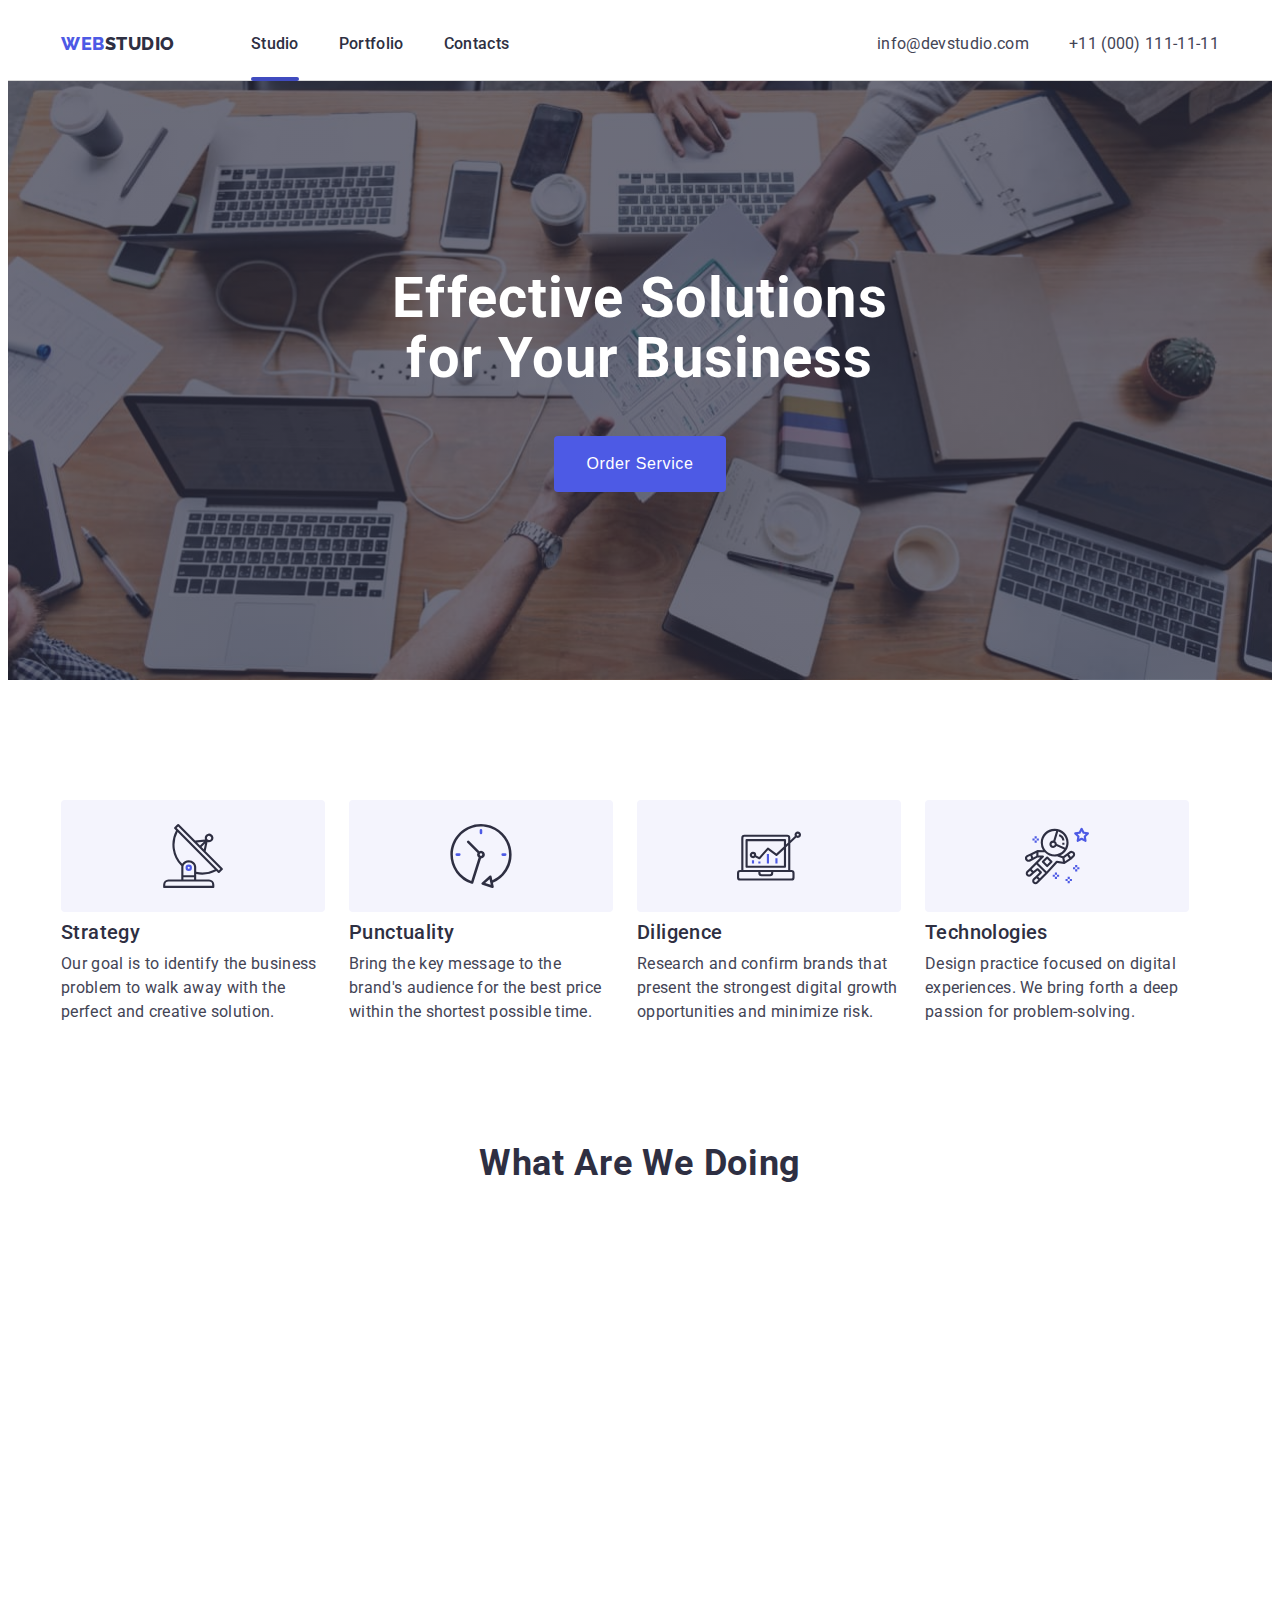
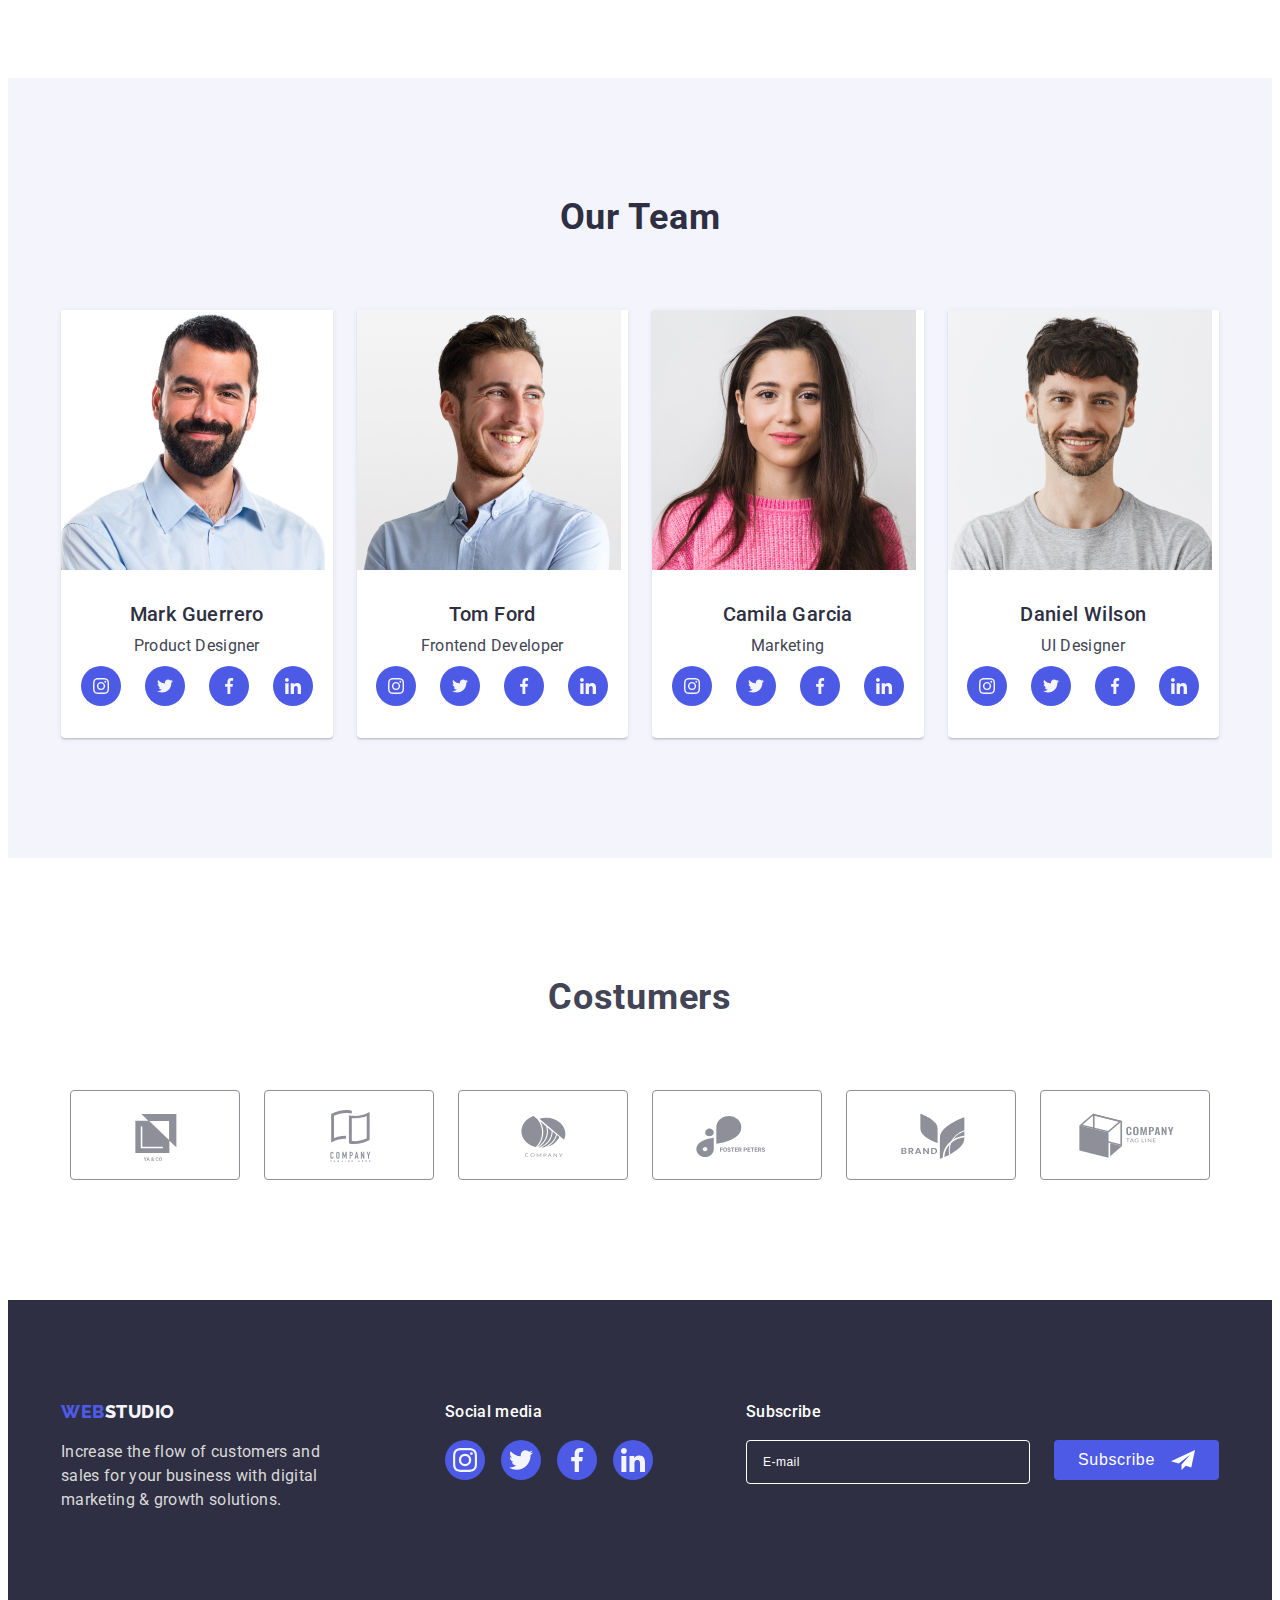
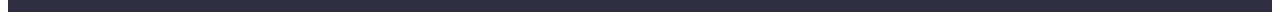
<file: index.html>
<!DOCTYPE html>
<html lang="en">
  <head>
    <meta charset="UTF-8" />
    <meta http-equiv="X-UA-Compatible" content="IE=edge" />
    <meta name="viewport" content="width=500px, initial-scale=1.0" />
    <title>WebStudio's website</title>
    <link rel="preconnect" href="https://fonts.googleapis.com" />
    <link rel="preconnect" href="https://fonts.gstatic.com" crossorigin />
    <link
      href="https://fonts.googleapis.com/css2?family=Raleway:wght@800&family=Roboto:wght@400;500;700;900&display=swap"
      rel="stylesheet"
    />
    <link
      rel="stylesheet"
      href="https://cdnjs.cloudflare.com/ajax/libs/modern-normalize/1.1.0/modern-normalize.min.css"
      integrity="sha512-wpPYUAdjBVSE4KJnH1VR1HeZfpl1ub8YT/NKx4PuQ5NmX2tKuGu6U/JRp5y+Y8XG2tV+wKQpNHVUX03MfMFn9Q=="
      crossorigin="anonymous"
      referrerpolicy="no-referrer"
    />
    <link
      rel="stylesheet"
      href="https://cdnjs.cloudflare.com/ajax/libs/animate.css/4.1.1/animate.min.css"
    />
    <link href="https://unpkg.com/aos@2.3.1/dist/aos.css" rel="stylesheet" />

    <link rel="stylesheet" href="./css/styles.css" />
  </head>

  <body>
    <header class="header">
      <div class="container header-container">
        <!-- Navigation to other pages -->
        <nav class="nav">
          <a class="logo link" href="./index.html"
            >Web<span class="logo-part">Studio</span></a
          >
          <ul class="nav-list list">
            <li class="nav-list-item">
              <a class="nav-link link active" href="./index.html">Studio</a>
            </li>
            <li class="nav-list-item">
              <a class="nav-link link" href="./portfolio.html">Portfolio</a>
            </li>
            <li class="nav-list-item">
              <a class="nav-link link" href="">Contacts</a>
            </li>
          </ul>
        </nav>
        <!-- Contacts -->
        <address class="address">
          <ul class="address-list list">
            <li class="address-list-item">
              <a class="address-item link" href="mailto:info@devstudio.com"
                >info@devstudio.com</a
              >
            </li>
            <li class="address-list-item">
              <a class="address-item link" href="tel:+110001111111"
                >+11 (000) 111-11-11</a
              >
            </li>
          </ul>
        </address>
      </div>
    </header>

    <main>
      <!-- Slider -->
      <section class="slider">
        <div class="container">
          <h1 class="slider-title" data-aos="flip-down">
            Effective Solutions for Your Business
          </h1>
          <button class="slider-btn btn" data-modal-open type="button">
            Order Service
          </button>
        </div>
      </section>

      <!-- Our advantages -->
      <section class="advantage">
        <div class="container">
          <h2 class="visually-hidden">Our advantages</h2>
          <ul class="advantage-list list">
            <li class="advantage-item">
              <div class="advantage-icon">
                <svg class="advantage-item-icon">
                  <use href="./images/icons.svg#icon-antenna"></use>
                </svg>
              </div>
              <h3 class="advantage-item-title">Strategy</h3>
              <p class="advantage-text">
                Our goal is to identify the business problem to walk away with
                the perfect and creative solution.
              </p>
            </li>
            <li class="advantage-item">
              <div class="advantage-icon">
                <svg class="advantage-item-icon">
                  <use href="./images/icons.svg#icon-clock"></use>
                </svg>
              </div>
              <h3 class="advantage-item-title">Punctuality</h3>
              <p class="advantage-text">
                Bring the key message to the brand's audience for the best price
                within the shortest possible time.
              </p>
            </li>
            <li class="advantage-item">
              <div class="advantage-icon">
                <svg class="advantage-item-icon">
                  <use href="./images/icons.svg#icon-diagram"></use>
                </svg>
              </div>
              <h3 class="advantage-item-title">Diligence</h3>
              <p class="advantage-text">
                Research and confirm brands that present the strongest digital
                growth opportunities and minimize risk.
              </p>
            </li>
            <li class="advantage-item">
              <div class="advantage-icon">
                <svg class="advantage-item-icon">
                  <use href="./images/icons.svg#icon-astronaut"></use>
                </svg>
              </div>
              <h3 class="advantage-item-title">Technologies</h3>
              <p class="advantage-text">
                Design practice focused on digital experiences. We bring forth a
                deep passion for problem-solving.
              </p>
            </li>
          </ul>
        </div>
      </section>

      <!-- What are we doing -->
      <section class="doing">
        <div class="container">
          <h2 class="doing-title title">What are we doing</h2>
          <ul class="doing-list list">
            <li
              class="link doing-item"
              data-aos="flip-left"
              data-aos-easing="ease-out-cubic"
              data-aos-duration="2000"
            >
              <img src="./images/i-mac.jpg" alt="Imac" width="360" />
            </li>
            <li
              class="link doing-item"
              data-aos="flip-left"
              data-aos-easing="ease-out-cubic"
              data-aos-duration="2000"
            >
              <img src="./images/iphone.jpg" alt="iphone" width="360" />
            </li>
            <li
              class="link doing-item"
              data-aos="flip-left"
              data-aos-easing="ease-out-cubic"
              data-aos-duration="2000"
            >
              <img
                src="./images/iphone-and-laptop.jpg"
                alt="iphone-and-laptop"
                width="360"
              />
            </li>
          </ul>
        </div>
      </section>

      <!-- our team -->
      <section class="team">
        <div class="container">
          <h2 class="team-title title">Our Team</h2>
          <ul class="team-list list">
            <li class="team-item">
              <img
                src="./images/mark-guerrero.jpg"
                alt="guy with the beard"
                width="264"
              />
              <div class="team-item-description">
                <h3 class="team-item-title item-title">Mark Guerrero</h3>
                <p class="team-item-text text">Product Designer</p>
                <div class="social-icon">
                  <ul class="social-icon-list list">
                    <li>
                      <a class="social-icon-link link" href="">
                        <svg class="social-icon-item">
                          <use
                            href="./images/icons.svg#icon-sc-instagram"
                          ></use>
                        </svg>
                      </a>
                    </li>
                    <li>
                      <a href="" class="social-icon-link link"
                        ><svg class="social-icon-item">
                          <use href="./images/icons.svg#icon-sc-twitter"></use>
                        </svg>
                      </a>
                    </li>
                    <li>
                      <a href="" class="social-icon-link link"
                        ><svg class="social-icon-item">
                          <use href="./images/icons.svg#icon-sc-facebook"></use>
                        </svg>
                      </a>
                    </li>
                    <li>
                      <a href="" class="social-icon-link link"
                        ><svg class="social-icon-item">
                          <use href="./images/icons.svg#icon-sc-linkedin"></use>
                        </svg>
                      </a>
                    </li>
                  </ul>
                </div>
              </div>
            </li>
            <li class="team-item">
              <img src="./images/tom-ford.jpg" alt="Dude laughs" width="264" />
              <div class="team-item-description">
                <h3 class="team-item-title item-title">Tom Ford</h3>
                <p class="team-item-text text">Frontend Developer</p>
                <ul class="social-icon-list list">
                  <li>
                    <a class="social-icon-link link" href="">
                      <svg class="social-icon-item">
                        <use href="./images/icons.svg#icon-sc-instagram"></use>
                      </svg>
                    </a>
                  </li>
                  <li>
                    <a href="" class="social-icon-link link"
                      ><svg class="social-icon-item">
                        <use href="./images/icons.svg#icon-sc-twitter"></use>
                      </svg>
                    </a>
                  </li>
                  <li>
                    <a href="" class="social-icon-link link"
                      ><svg class="social-icon-item">
                        <use href="./images/icons.svg#icon-sc-facebook"></use>
                      </svg>
                    </a>
                  </li>
                  <li>
                    <a href="" class="social-icon-link link"
                      ><svg class="social-icon-item">
                        <use href="./images/icons.svg#icon-sc-linkedin"></use>
                      </svg>
                    </a>
                  </li>
                </ul>
              </div>
            </li>
            <li class="team-item">
              <img
                src="./images/camila-garcia.jpg"
                alt="The girl laughs"
                width="264"
              />
              <div class="team-item-description">
                <h3 class="team-item-title item-title">Camila Garcia</h3>
                <p class="team-item-text text">Marketing</p>
                <div class="social-icon">
                  <ul class="social-icon-list list">
                    <li>
                      <a class="social-icon-link link" href="">
                        <svg class="social-icon-item">
                          <use
                            href="./images/icons.svg#icon-sc-instagram"
                          ></use>
                        </svg>
                      </a>
                    </li>
                    <li>
                      <a href="" class="social-icon-link link"
                        ><svg class="social-icon-item">
                          <use href="./images/icons.svg#icon-sc-twitter"></use>
                        </svg>
                      </a>
                    </li>
                    <li>
                      <a href="" class="social-icon-link link"
                        ><svg class="social-icon-item">
                          <use href="./images/icons.svg#icon-sc-facebook"></use>
                        </svg>
                      </a>
                    </li>
                    <li>
                      <a href="" class="social-icon-link link"
                        ><svg class="social-icon-item">
                          <use href="./images/icons.svg#icon-sc-linkedin"></use>
                        </svg>
                      </a>
                    </li>
                  </ul>
                </div>
              </div>
            </li>
            <li class="team-item">
              <img
                src="./images/daniel-wilson.jpg"
                alt="The unshaven guy laughs"
                width="264"
              />
              <div class="team-item-description">
                <h3 class="team-item-title item-title">Daniel Wilson</h3>
                <p class="team-item-text text">UI Designer</p>
                <div class="social-icon">
                  <ul class="social-icon-list list">
                    <li>
                      <a class="social-icon-link link" href="">
                        <svg class="social-icon-item">
                          <use
                            href="./images/icons.svg#icon-sc-instagram"
                          ></use>
                        </svg>
                      </a>
                    </li>
                    <li>
                      <a href="" class="social-icon-link link"
                        ><svg class="social-icon-item">
                          <use href="./images/icons.svg#icon-sc-twitter"></use>
                        </svg>
                      </a>
                    </li>
                    <li>
                      <a href="" class="social-icon-link link"
                        ><svg class="social-icon-item">
                          <use href="./images/icons.svg#icon-sc-facebook"></use>
                        </svg>
                      </a>
                    </li>
                    <li>
                      <a href="" class="social-icon-link link"
                        ><svg class="social-icon-item">
                          <use href="./images/icons.svg#icon-sc-linkedin"></use>
                        </svg>
                      </a>
                    </li>
                  </ul>
                </div>
              </div>
            </li>
          </ul>
        </div>
      </section>
      <!-- Costumers -->
      <section class="costumers">
        <div class="container">
          <h2 class="costumers-title">Costumers</h2>
          <ul class="costumers-list list">
            <li class="costumer-item">
              <a href="" class="costumer-link link">
                <svg class="costumer-item-icon">
                  <use href="./images/icons.svg#icon-logo1"></use>
                </svg>
              </a>
            </li>
            <li class="costumer-item">
              <a href="" class="costumer-link link">
                <svg class="costumer-item-icon">
                  <use href="./images/icons.svg#icon-logo2"></use>
                </svg>
              </a>
            </li>
            <li class="costumer-item">
              <a href="" class="costumer-link link">
                <svg class="costumer-item-icon">
                  <use href="./images/icons.svg#icon-logo3"></use>
                </svg>
              </a>
            </li>
            <li class="costumer-item">
              <a href="" class="costumer-link link">
                <svg class="costumer-item-icon">
                  <use href="./images/icons.svg#icon-logo4"></use>
                </svg>
              </a>
            </li>
            <li class="costumer-item">
              <a href="" class="costumer-link link">
                <svg class="costumer-item-icon">
                  <use href="./images/icons.svg#icon-logo5"></use>
                </svg>
              </a>
            </li>
            <li class="costumer-item">
              <a href="" class="costumer-link link">
                <svg class="costumer-item-icon">
                  <use href="./images/icons.svg#icon-logo6"></use>
                </svg>
              </a>
            </li>
          </ul>
        </div>
      </section>
    </main>

    <!-- Modal window -->
    <div class="backdrop is-hidden" data-modal>
      <div class="modal">
        <button class="modal-close btn" type="button" data-modal-close>
          <svg class="modal-close-svg">
            <use href="./images/icons.svg#icon-vector"></use>
          </svg>
        </button>
        <p class="modal-title">Leave your contacts and we will call you back</p>
        <form class="modal-form">
          <div class="modal-label-wrap">
            <label for="name" class="modal-label">
              <span class="modal-label-name">Name</span></label
            >
            <div class="modal-input-wrap">
              <input
                id="name"
                type="text"
                class="modal-input"
                name="user-name"
                required
              />
              <svg class="modal-input-icon" width="18" height="18">
                <use href="./images/icons.svg#icon-person"></use>
              </svg>
            </div>
          </div>
          <div class="modal-label-wrap">
            <label for="phone" class="modal-label">
              <span class="modal-label-text">Phone</span></label
            >
            <div class="modal-input-wrap">
              <input
                id="phone"
                type="tel"
                class="modal-input"
                name="user-phone"
                required
              />
              <svg class="modal-input-icon" width="18" height="24">
                <use href="./images/icons.svg#icon-phone"></use>
              </svg>
            </div>
          </div>
          <div class="modal-label-wrap">
            <label for="email" class="modal-label">
              <span class="modal-label-text">Email</span></label
            >
            <div class="modal-input-wrap">
              <input
                id="email"
                type="email"
                class="modal-input"
                name="user-email"
              />
              <svg class="modal-input-icon" width="18" height="24">
                <use href="./images/icons.svg#icon-email"></use>
              </svg>
            </div>
          </div>
          <div class="modal-label-comment">
            <label for="comment" class="modal-label"
              ><span class="modal-label-text">Comment</span></label
            >
            <textarea
              id="comment"
              name="comment"
              placeholder="Text input"
              class="modal-comment"
            ></textarea>
          </div>
          <div class="modal-accept-field">
            <input
              id="checkbox"
              type="checkbox"
              name="acception"
              value="true"
              class="modal-checkbox visually-hidden"
              required
            />
            <label for="checkbox" class="modal-accept">
              <span class="modal-accept-text"
                >I accept the terms and conditions of the
              </span>
              <a href="" class="modal-accept-link">Privacy Policy</a>
            </label>
          </div>
          <button type="submit" class="btn modal-button">Send</button>
        </form>
      </div>
    </div>
    <!-- Footer -->
    <footer class="footer">
      <div class="container">
        <div class="footer-items">
          <div class="footer-left-column">
            <a class="logo link" href="./index.html"
              >Web<span class="logo-part">Studio</span></a
            >
            <p class="footer-text">
              Increase the flow of customers and sales for your business with
              digital marketing & growth solutions.
            </p>
          </div>
          <div class="footer-social">
            <p class="social-title">Social media</p>
            <ul class="footer-list list">
              <li class="footer-item">
                <a href="" class="footer-link link">
                  <svg class="footer-icon">
                    <use href="./images/icons.svg#icon-sc-instagram"></use>
                  </svg>
                </a>
              </li>
              <li class="footer-item">
                <a href="" class="footer-link link">
                  <svg class="footer-icon">
                    <use href="./images/icons.svg#icon-sc-twitter"></use>
                  </svg>
                </a>
              </li>
              <li class="footer-item">
                <a href="" class="footer-link link">
                  <svg class="footer-icon">
                    <use href="./images/icons.svg#icon-sc-facebook"></use>
                  </svg>
                </a>
              </li>
              <li class="footer-item">
                <a href="" class="footer-link link">
                  <svg class="footer-icon">
                    <use href="./images/icons.svg#icon-sc-linkedin"></use>
                  </svg>
                </a>
              </li>
            </ul>
          </div>
          <form class="footer-subscribe">
            <label for="email-subscr" class="footer-label-subscribe">
              Subscribe
            </label>
            <div class="footer-subscribe-wrap">
              <input
                id="email-subscr"
                type="email"
                name="email-subscribe"
                placeholder="E-mail"
                class="footer-subscribe-input"
                required
              />
              <button type="submit" class="btn footer-subscribe-btn">
                <span>Subscribe</span>
                <svg class="footer-icon-message">
                  <use href="./images/icons.svg#icon-message"></use>
                </svg>
              </button>
            </div>
          </form>
        </div>
      </div>
    </footer>
    <script src="https://unpkg.com/aos@2.3.1/dist/aos.js"></script>
    <script>
      AOS.init();
    </script>
    <script src="./js/modal.js"></script>
  </body>
</html>
</file>
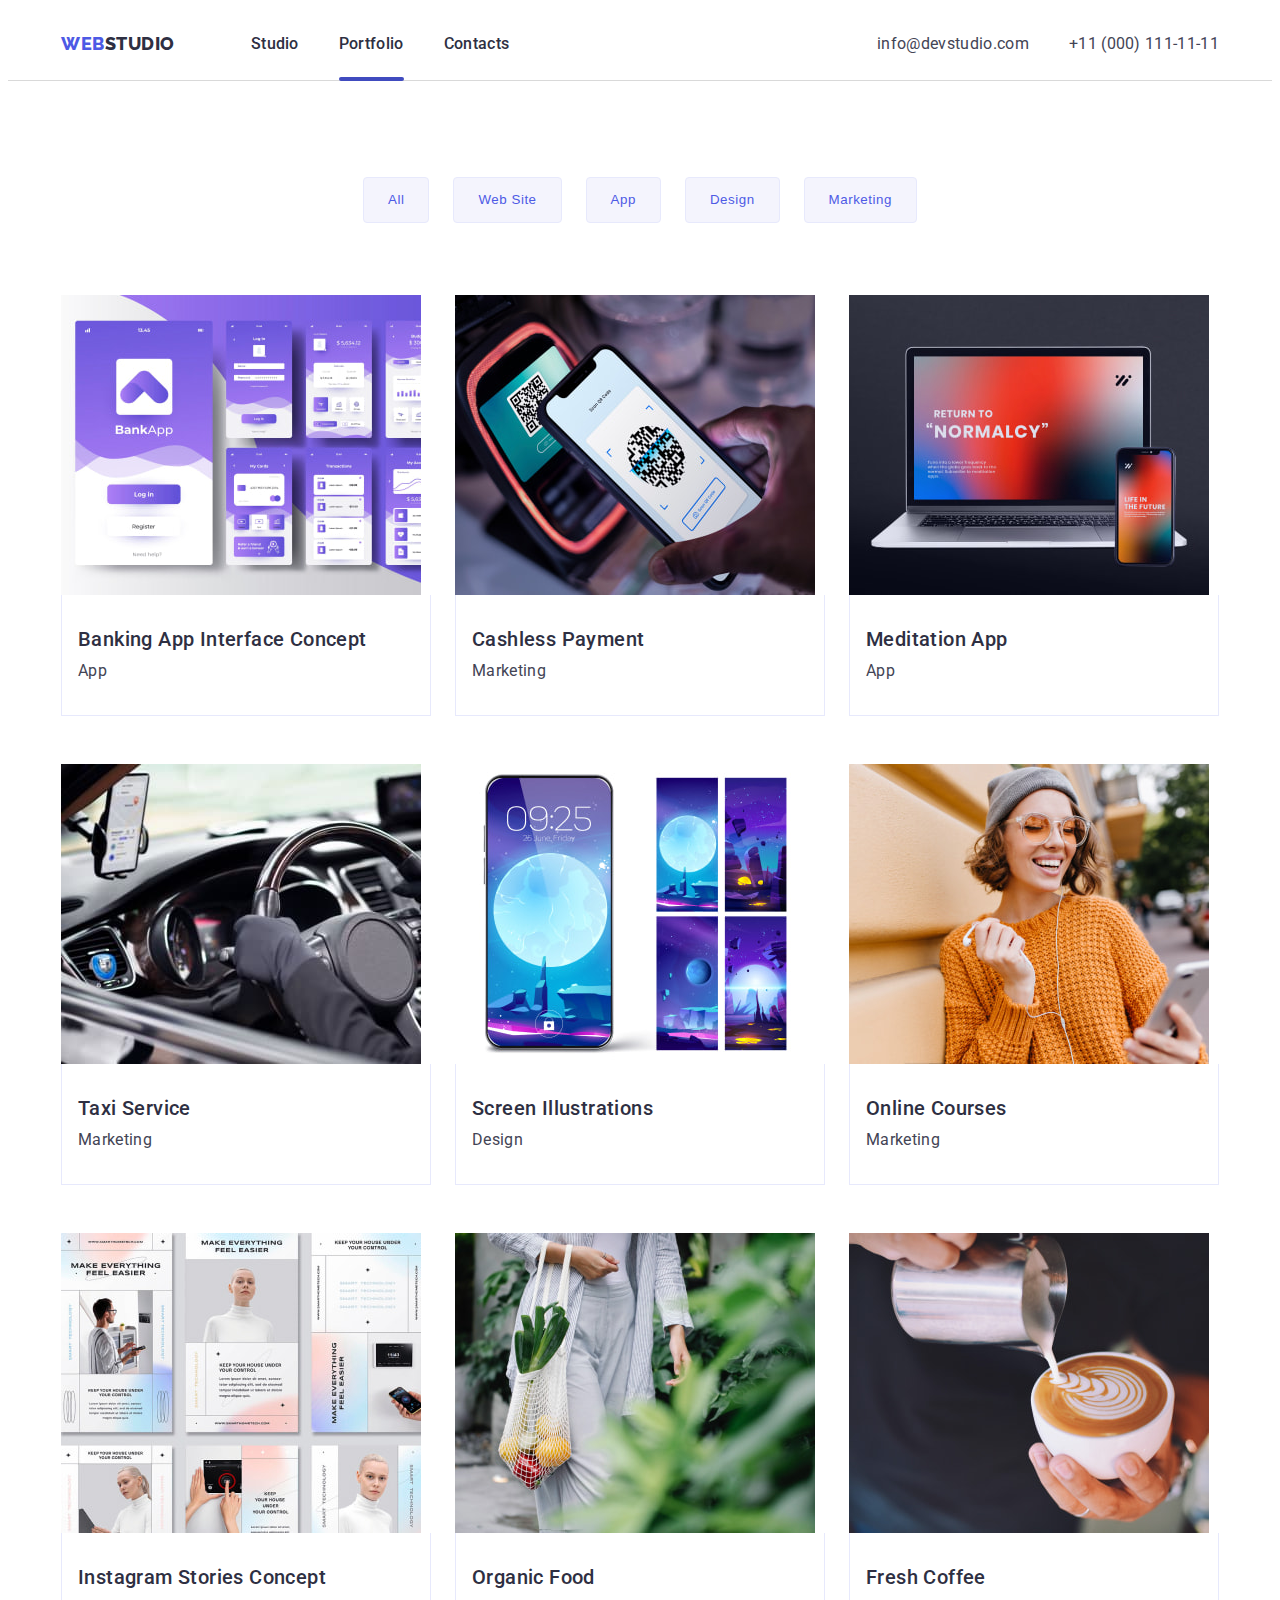
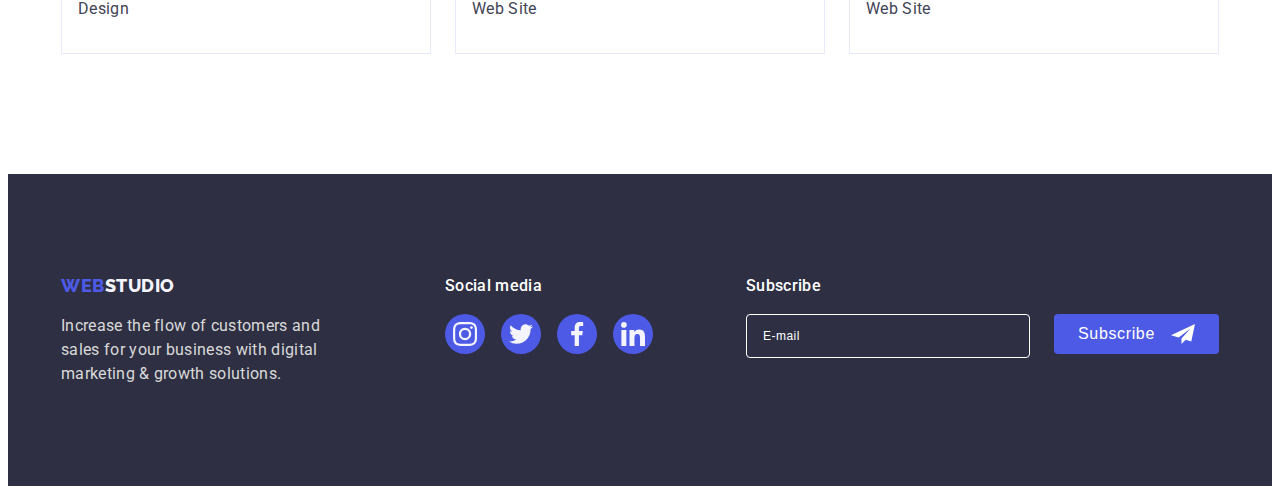
<file: portfolio.html>
<!DOCTYPE html>
<html lang="en">
  <head>
    <meta charset="UTF-8" />
    <meta http-equiv="X-UA-Compatible" content="IE=edge" />
    <meta name="viewport" content="width=500px, initial-scale=1.0" />
    <title>WebStudio's portfolio</title>
    <link rel="preconnect" href="https://fonts.googleapis.com" />
    <link rel="preconnect" href="https://fonts.gstatic.com" crossorigin />
    <link
      href="https://fonts.googleapis.com/css2?family=Raleway:wght@800&family=Roboto:wght@400;500;700;900&display=swap"
      rel="stylesheet"
    />
    <link
      rel="stylesheet"
      href="https://cdnjs.cloudflare.com/ajax/libs/modern-normalize/1.1.0/modern-normalize.min.css"
      integrity="sha512-wpPYUAdjBVSE4KJnH1VR1HeZfpl1ub8YT/NKx4PuQ5NmX2tKuGu6U/JRp5y+Y8XG2tV+wKQpNHVUX03MfMFn9Q=="
      crossorigin="anonymous"
      referrerpolicy="no-referrer"
    />
    <link rel="stylesheet" href="./css/styles.css" />
  </head>

  <body>
    <header class="header">
      <div class="container header-container">
        <!-- Navigation to other pages -->
        <nav class="nav">
          <a class="logo link" href="./index.html"
            >Web<span class="logo-part">Studio</span></a
          >
          <ul class="nav-list list">
            <li class="nav-list-item">
              <a class="nav-link link" href="./index.html">Studio</a>
            </li>
            <li class="nav-list-item">
              <a class="nav-link link active" href="./portfolio.html"
                >Portfolio</a
              >
            </li>
            <li class="nav-list-item">
              <a class="nav-link link" href="">Contacts</a>
            </li>
          </ul>
        </nav>
        <!-- Contacts -->
        <address class="address">
          <ul class="address-list list">
            <li class="address-list-item">
              <a class="address-item link" href="mailto:info@devstudio.com"
                >info@devstudio.com</a
              >
            </li>
            <li class="address-list-item">
              <a class="address-item link" href="tel:+110001111111"
                >+11 (000) 111-11-11</a
              >
            </li>
          </ul>
        </address>
      </div>
    </header>
    <main>
      <section class="portfolio">
        <div class="container">
          <h1 class="visually-hidden">Our portfolio</h1>
          <ul class="portfolio-nav list">
            <li class="portfolio-nav-item">
              <button class="portfolio-nav-btn btn" type="button">All</button>
            </li>
            <li class="portfolio-nav-item">
              <button class="portfolio-nav-btn btn" type="button">
                Web Site
              </button>
            </li>
            <li class="portfolio-nav-item">
              <button class="portfolio-nav-btn btn" type="button">App</button>
            </li>
            <li class="portfolio-nav-item">
              <button class="portfolio-nav-btn btn" type="button">
                Design
              </button>
            </li>
            <li class="portfolio-nav-item">
              <button class="portfolio-nav-btn btn" type="button">
                Marketing
              </button>
            </li>
          </ul>
          <ul class="portfolio-list list">
            <li class="portfolio-item">
              <a class="portfolio-item-link link" href="">
                <div class="portfolio-wrap">
                  <img
                    src="./images/portfolio/portfolio-bank-app.jpg"
                    alt="Schema of application for banking"
                    width="360"
                    height="300"
                  />
                  <p class="portfolio-text-appear">
                    14 Stylish and User-Friendly App Design Concepts · Task
                    Manager App · Calorie Tracker App · Exotic Fruit Ecommerce
                    App · Cloud Storage App
                  </p>
                </div>
                <div class="portfolio-description">
                  <h2 class="portfolio-item-title item-title">
                    Banking App Interface Concept
                  </h2>
                  <p class="portfolio-item-text text">App</p>
                </div>
              </a>
            </li>
            <li class="portfolio-item">
              <a class="portfolio-item-link link" href="">
                <div class="portfolio-wrap">
                  <img
                    src="./images/portfolio/portfolio-cashless-payment.jpg"
                    alt="using of QR-code reading"
                    width="360"
                    height="300"
                  />
                  <p class="portfolio-text-appear">
                    14 Stylish and User-Friendly App Design Concepts · Task
                    Manager App · Calorie Tracker App · Exotic Fruit Ecommerce
                    App · Cloud Storage App
                  </p>
                </div>
                <div class="portfolio-description">
                  <h2 class="portfolio-item-title item-title">
                    Cashless Payment
                  </h2>
                  <p class="portfolio-item-text text">Marketing</p>
                </div>
              </a>
            </li>
            <li class="portfolio-item">
              <a class="portfolio-item-link link" href="">
                <div class="portfolio-wrap">
                  <img
                    src="./images/portfolio/portfolio-meditation-app.jpg"
                    alt="laptop and phone"
                    width="360"
                    height="300"
                  />
                  <p class="portfolio-text-appear">
                    14 Stylish and User-Friendly App Design Concepts · Task
                    Manager App · Calorie Tracker App · Exotic Fruit Ecommerce
                    App · Cloud Storage App
                  </p>
                </div>
                <div class="portfolio-description">
                  <h2 class="portfolio-item-title item-title">
                    Meditation App
                  </h2>
                  <p class="portfolio-item-text text">App</p>
                </div>
              </a>
            </li>
            <li class="portfolio-item">
              <a class="portfolio-item-link link" href="">
                <div class="portfolio-wrap">
                  <img
                    src="./images/portfolio/portfolio-taxi-marketing.jpg"
                    alt="driving wheel"
                    width="360"
                    height="300"
                  />
                  <p class="portfolio-text-appear">
                    14 Stylish and User-Friendly App Design Concepts · Task
                    Manager App · Calorie Tracker App · Exotic Fruit Ecommerce
                    App · Cloud Storage App
                  </p>
                </div>
                <div class="portfolio-description">
                  <h2 class="portfolio-item-title item-title">Taxi Service</h2>
                  <p class="portfolio-item-text text">Marketing</p>
                </div>
              </a>
            </li>
            <li class="portfolio-item">
              <a class="portfolio-item-link link" href="">
                <div class="portfolio-wrap">
                  <img
                    src="./images/portfolio/portfolio-street-design.jpg"
                    alt="phone and desktop variations"
                    width="360"
                    height="300"
                  />
                  <p class="portfolio-text-appear">
                    14 Stylish and User-Friendly App Design Concepts · Task
                    Manager App · Calorie Tracker App · Exotic Fruit Ecommerce
                    App · Cloud Storage App
                  </p>
                </div>
                <div class="portfolio-description">
                  <h2 class="portfolio-item-title item-title">
                    Screen Illustrations
                  </h2>
                  <p class="portfolio-item-text text">Design</p>
                </div>
              </a>
            </li>
            <li class="portfolio-item">
              <a class="portfolio-item-link link" href="">
                <div class="portfolio-wrap">
                  <img
                    src="./images/portfolio/portfolio-courses-marketing.jpg"
                    alt="young lady is listening to music"
                    width="360"
                    height="300"
                  />
                  <p class="portfolio-text-appear">
                    14 Stylish and User-Friendly App Design Concepts · Task
                    Manager App · Calorie Tracker App · Exotic Fruit Ecommerce
                    App · Cloud Storage App
                  </p>
                </div>
                <div class="portfolio-description">
                  <h2 class="portfolio-item-title item-title">
                    Online Courses
                  </h2>
                  <p class="portfolio-item-text text">Marketing</p>
                </div>
              </a>
            </li>
            <li class="portfolio-item">
              <a class="portfolio-item-link link" href="">
                <div class="portfolio-wrap">
                  <img
                    src="./images/portfolio/portfolio-instagram-design.jpg"
                    alt="internet pages variations"
                    width="360"
                    height="300"
                  />
                  <p class="portfolio-text-appear">
                    14 Stylish and User-Friendly App Design Concepts · Task
                    Manager App · Calorie Tracker App · Exotic Fruit Ecommerce
                    App · Cloud Storage App
                  </p>
                </div>
                <div class="portfolio-description">
                  <h2 class="portfolio-item-title item-title">
                    Instagram Stories Concept
                  </h2>
                  <p class="portfolio-item-text text">Design</p>
                </div>
              </a>
            </li>
            <li class="portfolio-item">
              <a class="portfolio-item-link link" href="">
                <div class="portfolio-wrap">
                  <img
                    src="./images/portfolio/portfolio-organic-website.jpg"
                    alt="women hold the bag with vegetables in hand"
                    width="360"
                    height="300"
                  />
                  <p class="portfolio-text-appear">
                    14 Stylish and User-Friendly App Design Concepts · Task
                    Manager App · Calorie Tracker App · Exotic Fruit Ecommerce
                    App · Cloud Storage App
                  </p>
                </div>
                <div class="portfolio-description">
                  <h2 class="portfolio-item-title item-title">Organic Food</h2>
                  <p class="portfolio-item-text text">Web Site</p>
                </div>
              </a>
            </li>
            <li class="portfolio-item">
              <a class="portfolio-item-link link" href="">
                <div class="portfolio-wrap">
                  <img
                    src="./images/portfolio/portfolio-coffee-website.jpg"
                    alt="process of making capuccino"
                    width="360"
                    height="300"
                  />
                  <p class="portfolio-text-appear">
                    14 Stylish and User-Friendly App Design Concepts · Task
                    Manager App · Calorie Tracker App · Exotic Fruit Ecommerce
                    App · Cloud Storage App
                  </p>
                </div>
                <div class="portfolio-description">
                  <h2 class="portfolio-item-title item-title">Fresh Coffee</h2>
                  <p class="portfolio-item-text text">Web Site</p>
                </div>
              </a>
            </li>
          </ul>
        </div>
      </section>
    </main>
    <footer class="footer">
      <div class="container">
        <div class="footer-items">
          <div class="footer-left-column">
            <a class="logo link" href="./index.html"
              >Web<span class="logo-part">Studio</span></a
            >
            <p class="footer-text">
              Increase the flow of customers and sales for your business with
              digital marketing & growth solutions.
            </p>
          </div>
          <div class="footer-social">
            <h2 class="social-title">Social media</h2>
            <ul class="footer-list list">
              <li class="footer-item">
                <a href="" class="footer-link link">
                  <svg class="footer-icon">
                    <use href="./images/icons.svg#icon-sc-instagram"></use>
                  </svg>
                </a>
              </li>
              <li class="footer-item">
                <a href="" class="footer-link link">
                  <svg class="footer-icon">
                    <use href="./images/icons.svg#icon-sc-twitter"></use>
                  </svg>
                </a>
              </li>
              <li class="footer-item">
                <a href="" class="footer-link link">
                  <svg class="footer-icon">
                    <use href="./images/icons.svg#icon-sc-facebook"></use>
                  </svg>
                </a>
              </li>
              <li class="footer-item">
                <a href="" class="footer-link link">
                  <svg class="footer-icon">
                    <use href="./images/icons.svg#icon-sc-linkedin"></use>
                  </svg>
                </a>
              </li>
            </ul>
          </div>
          <form class="footer-subscribe">
            <label for="email-subscr" class="footer-label-subscribe">
              Subscribe
            </label>
            <div class="footer-subscribe-wrap">
              <input
                id="email-subscr"
                type="email"
                name="email-subscribe"
                placeholder="E-mail"
                class="footer-subscribe-input"
                required
              />
              <button type="submit" class="btn footer-subscribe-btn">
                <span>Subscribe</span>
                <svg class="footer-icon-message">
                  <use href="./images/icons.svg#icon-message"></use>
                </svg>
              </button>
            </div>
          </form>
        </div>
      </div>
    </footer>
  </body>
</html>
</file>
<file: css/styles.css>
:root {
  --color-title: #2e2f42;
  --color-logo: #4d5ae5;
  --color-title-contrast: #ffffff;
  --color-active: #404bbf;
  --color-success: #404bbf;
  --color-text: #434455;
  --color-text-footer: #d9d9d9;
  --color-border-header: #d9d9d9;
  --color-text-btn: #4d5ae5;
  --color-logo-ft: #f4f4fd;
  --color-border: #E7E9FC;
  --color-icon: #8E8F99;
  --color-modal: #8E8F99;
  --bg-team: #f4f4fd;
  --bg-btn-hero: #4d5ae5;
  --bg-btn-pf: #f4f4fd;
  --bg-btn-active: #404bbf;
  --bg-footer: #2e2f42;
  --bg-title: linear-gradient(rgba(46, 47, 66, 0.7), rgba(46, 47, 66, 0.7));
  --gap-photo: 24px;
  --trans-function: cubic-bezier(0.4, 0, 0.2, 1);
  --animation-time: 250ms;
}

body {
  font-family: 'Roboto', sans-serif;
  font-size: 16px;
  font-style: normal;
  color: var(--color-text);
}

img {
  display: block;
  max-width: 100%;
  height: auto;
}

p,
h1,
h2,
h3,
h4,
h5,
h6 {
  margin: 0;
}

ul {
  padding-left: 0;
  margin: 0;
}

.link {
  text-decoration: none;
  color: var(--color-title);
}

.list {
  list-style: none;
}

.btn {
  cursor: pointer;
}

.title {
  font-size: 36px;
  line-height: 1.11;
  text-align: center;
  letter-spacing: 0.02em;
  text-transform: capitalize;
  color: var(--color-title);
}

.item-title {
  font-weight: 500;
  font-size: 20px;
  line-height: 1.2;
  letter-spacing: 0.02em;
  color: var(--color-title);
}

.text {
  font-size: 16px;
  line-height: 1.5;
  letter-spacing: 0.02em;
  color: var(--color-text);
}

.container {
  width: 1158px;
  padding-left: 15px;
  padding-right: 15px;
  margin: 0 auto;
}

/* ----------------HEADER------------------ */
.header {
  border-bottom: 1px solid var(--color-border-header);
}

.header-container {
  display: flex;
  justify-content: space-between;
  padding-top: 24px;
  padding-bottom: 24px;
}

.nav {
  display: flex;
  align-items: center;
}

.logo {
  font-family: 'Raleway', sans-serif;
  font-weight: 800;
  font-size: 18px;
  line-height: 1.33;
  letter-spacing: 0.03em;
  text-transform: uppercase;
  color: var(--color-logo);
  display: inline-block;
  position: relative;
  transition: transform var(--animation-time) var(--trans-function);
}

.logo-part {
  color: var(--color-title);
}

.logo:is(:hover, :focus, :active) {
  transform: scale(1.2);
  transform-origin: center;
}

.nav-list {
  font-weight: 500;
  line-height: 1.5;
  letter-spacing: 0.02em;
  display: flex;
  margin-left: 76px;
  gap: 40px;
}

.nav-list-item {
  position: relative;
  display: block;
}

.nav-link {
  transition-property: color, text-shadow;
  transition-duration: var(--animation-time);
  transition-timing-function: var(--trans-function);
}

.nav-link:is(:hover, :focus, :active) {
  color: var(--color-active);
  text-shadow: 0 0 2px var(--color-active);
}

.nav-link::after {
  content: '';
  width: 100%;
  height: 4px;
  display: block;
  position: absolute;
  top: 45px;
  background-color: var(--color-active);
  border-radius: 2px;
  transition-property: opacity, box-shadow;
  transition-duration: var(--animation-time);
  transition-timing-function: var(--trans-function);
  opacity: 0;
  pointer-events: none;
}

.nav-link:is(:hover, :focus, :active)::after {
  opacity: 1;
  box-shadow: 0 0 2px var(--color-active);
}

.active::before {
  content: '';
  width: 100%;
  height: 4px;
  display: block;
  position: absolute;
  top: 45px;
  background-color: var(--color-active);
  border-radius: 2px;
  pointer-events: none;
}

.address {
  font-style: normal;

}

.address-list {
  display: flex;
  margin-left: auto;
  gap: 40px;
}

.address-list-item>.link {
  line-height: 1.5;
  letter-spacing: 0.02em;
  color: var(--color-text);
}

.address-item {
  display: block;
  transition: transform var(--animation-time) var(--trans-function);
}

.address-item:hover,
.address-item:focus {
  color: var(--color-active);
  transform: scale(1.2);
}

/* ----------------SLIDER------------------ */
.slider {
  padding: 188px 0;
  margin-left: auto;
  margin-right: auto;
  max-width: 1440px;
  background-image: var(--bg-title), url(../images/bg-people-office.jpg);
  background-size: cover;
  background-position: center;
}

.slider-title {
  max-width: 496px;
  margin: 0 auto;
  font-size: 56px;
  line-height: 1.07;
  text-align: center;
  letter-spacing: 0.02em;
  color: var(--color-title-contrast);
}

.slider-btn {
  display: block;
  min-width: 169px;
  margin: 47px auto 0;
  padding: 16px 32px;
  font-weight: 500;
  font-size: 16px;
  line-height: 1.5;
  letter-spacing: 0.04em;
  background-color: var(--bg-btn-hero);
  color: var(--color-title-contrast);
  border-radius: 4px;
  border: none;
  transition-property: background-color, transform;
  transition-duration: var(--animation-time);
  transition-timing-function: var(--trans-function);
}

.slider-btn:is(:hover, :focus) {
  background-color: var(--bg-btn-active);
}

.slider-btn:active {
  transform: translateY(5px);
}

/* ----------------OUR ADVANTAGES------------------ */
.advantage {
  padding-top: 120px;
  padding-bottom: 120px;
}

.visually-hidden {
  position: absolute;
  width: 1px;
  height: 1px;
  margin: -1px;
  border: 0;
  padding: 0;
  white-space: nowrap;
  clip-path: inset(100%);
  clip: rect(0 0 0 0);
  overflow: hidden;
}

.advantage-icon {
  display: flex;
  width: 264px;
  height: 112px;
  margin-bottom: 8px;
  justify-content: center;
  align-items: center;
  background-color: var(--bg-team);
  border-radius: 4px;
}

.advantage-item-icon {
  width: 64px;
  height: 64px;
}

.advantage-list {
  display: flex;
  gap: var(--gap-photo);
}

.advantage-item {
  width: 264px;
}

.advantage-item-title {
  margin-bottom: 8px;
  font-weight: 500;
  font-size: 20px;
  line-height: 1.2;
  letter-spacing: 0.02em;
  color: var(--color-title);
}

.advantage-text {
  font-size: 16px;
  line-height: 1.5;
  letter-spacing: 0.02em;
  color: var(--color-text);
}

/* ----------------WE DOING------------------ */
.doing {
  padding-bottom: 120px;
}

.doing-title {
  margin-bottom: 72px;
}

.doing-list {
  display: flex;
  gap: var(--gap-photo);
}

.doing-item {
  border: 1px solid var(--color-border);
}

/* ----------------OUR TEAM------------------ */
.team {
  padding-top: 120px;
  padding-bottom: 120px;
  background-color: var(--bg-team);
}

.team-title {
  margin-bottom: 72px;
}

.team-list {
  display: flex;
  gap: var(--gap-photo);
}

.team-item {
  width: calc((100% - 3 * 24px) / 4);
  background-color: var(--color-title-contrast);
  box-shadow: 0px 1px 6px rgba(46, 47, 66, 0.08), 0px 1px 1px rgba(46, 47, 66, 0.16), 0px 2px 1px rgba(46, 47, 66, 0.08);
  border-radius: 0px 0px 4px 4px;
}

.team-item-description {
  padding: 32px 16px;
}

.team-item-title,
.team-item-text {
  margin-bottom: 8px;
  text-align: center;
}

.social-icon-list {
  display: flex;
  justify-content: center;
  gap: var(--gap-photo);
}

.social-icon-link {
  display: flex;
  width: 40px;
  height: 40px;
  justify-content: center;
  align-items: center;
  background-color: var(--bg-btn-hero);
  border-radius: 50%;
  transition-property: background-color, transform;
  transition-duration: var(--animation-time);
  transition-timing-function: var(--trans-function);
}

.social-icon-link:is(:hover, :focus, :active) {
  background-color: var(--color-active);
  transform: scale(1.05) rotate(360deg);
}

.social-icon-item {
  width: 16px;
  height: 16px;
}

/* ----------------Costumers--------------- */
.costumers {
  padding-top: 120px;
  padding-bottom: 120px;
}

.costumers-title {
  margin-bottom: 72px;
  font-size: 36px;
  line-height: 1.11;
  text-align: center;
  letter-spacing: 0.02em;
  text-transform: capitalize;
}

.costumers-list {
  display: flex;
  justify-content: center;
  align-items: center;
  gap: var(--gap-photo);
}

.costumer-link {
  display: flex;
  width: 168px;
  height: 88px;
  justify-content: center;
  align-items: center;
  border: 1px solid var(--color-icon);
  border-radius: 4px;
  color: var(--color-icon);
  transition-property: color, border, transform;
  transition-duration: var(--animation-time);
  transition-timing-function: var(--trans-function);
}

.costumer-link:is(:hover, :focus, :active) {
  color: var(--bg-btn-hero);
  border: 1px solid var(--bg-btn-hero);
  transform: scale(1.05);
}

.costumer-item-icon {
  width: 104px;
  height: 56px;
  fill: currentColor;
}

/* ----------------FOOTER------------------ */
.footer {
  padding-top: 100px;
  padding-bottom: 100px;
  background-color: var(--bg-footer);
}

.footer-items {
  display: flex;
}

.footer .logo-part {
  color: var(--color-logo-ft);
}

.footer-text {
  width: 264px;
  line-height: 1.5;
  letter-spacing: 0.02em;
  color: var(--color-text-footer);
  margin-top: 16px;
}

.footer-left-column {
  display: block;
  margin-right: 120px;
}

.social-title,
.footer-label-subscribe {
  margin-bottom: 16px;
  font-weight: 500;
  font-size: 16px;
  line-height: 1.5;
  letter-spacing: 0.02em;
  color: var(--color-title-contrast);
}

.footer-list {
  display: flex;
  gap: 16px;
}

.footer-link {
  display: flex;
  justify-content: center;
  align-items: center;
  width: 40px;
  height: 40px;
  background-color: var(--bg-btn-hero);
  border-radius: 50%;
  transition-property: background-color, transform;
  transition-duration: var(--animation-time);
  transition-timing-function: var(--trans-function);
}

.footer-link:is(:hover, :focus, :active) {
  background-color: #31D0AA;
  transform: scale(1.05) rotate(360deg);
}

.footer-icon {
  width: 24px;
  height: 24px;
}

.footer-subscribe {
  display: block;
  margin-left: auto;
}

.footer-subscribe-wrap {
  display: flex;
}

.footer-label-subscribe {
  display: inline-block;
  margin-bottom: 16px;
}

.footer-subscribe-input {
  display: block;
  width: 264px;
  height: 40px;
  padding-left: 16px;
  margin-right: 24px;
  color: #ffffff;
  border: 1px solid #FFFFFF;
  border-radius: 4px;
  background-color: transparent;
  outline: transparent;
}

.footer-subscribe-input::placeholder {
  font-weight: 400;
  font-size: 12px;
  line-height: 2;
  letter-spacing: 0.04em;
  color: #ffffff;
}

.footer-subscribe-btn {
  font-weight: 500;
  line-height: 1.5;
  font-size: 16px;
  letter-spacing: 0.04em;
  width: 165px;
  height: 40px;
  display: flex;
  justify-content: center;
  align-items: center;
  gap: 16px;
  color: #FFFFFF;
  background-color: #4D5AE5;
  border-radius: 4px;
  border-color: transparent;
  outline: transparent;
  transition-property: transform, background-color;
  transition-duration: var(--animation-time);
  transition-timing-function: var(--trans-function);
}

.footer-subscribe-btn:is(:hover, :focus) {
  background-color: var(--bg-btn-active);
}

.footer-subscribe-btn:active {
  transform: translateY(5px);
}

.footer-icon-message {
  fill: #FFFFFF;
  width: 24px;
  height: 24px;
}

/* ----------------PAGE PORTFOLIO------------------ */
.portfolio {
  padding-top: 96px;
  padding-bottom: 120px;
}

.portfolio-nav {
  margin-bottom: 72px;
  display: flex;
  justify-content: center;
  gap: var(--gap-photo);
}

.portfolio-nav-btn {
  padding: 12px 24px;
  font-weight: 500;
  line-height: 1.5;
  letter-spacing: 0.04em;
  color: var(--color-text-btn);
  background-color: var(--bg-btn-pf);
  border: 1px solid var(--color-border);
  border-radius: 4px;
  transition-property: color, background-color, border, box-shadow, transform;
  transition-duration: var(--animation-time);
  transition-timing-function: var(--trans-function);
}

.portfolio-nav-btn:is(:hover, :focus) {
  color: var(--color-title-contrast);
  background-color: var(--bg-btn-active);
  border: 1px solid var(--bg-btn-active);
  box-shadow:
    0px 3px 1px rgba(0, 0, 0, 0.1),
    0px 2px 1px rgba(0, 0, 0, 0.08),
    0px 2px 2px rgba(0, 0, 0, 0.12);
}

.portfolio-nav-btn:active {
  transform: translateY(5px);
}

.portfolio-list {
  display: flex;
  flex-wrap: wrap;
  gap: calc(var(--gap-photo) * 2) var(--gap-photo);
}

.portfolio-wrap {
  position: relative;
  overflow: hidden;
}

.portfolio-item {
  width: calc((100% - 2 * var(--gap-photo)) / 3);
}

.portfolio-item:hover .portfolio-text-appear {
  transform: translateY(0);
}


.portfolio-text-appear {
  line-height: 1.5;
  letter-spacing: 0.02em;
  padding: 40px 32px;
  position: absolute;
  top: 0;
  background-color: var(--bg-btn-hero);
  color: var(--color-logo-ft);
  height: 100%;
  transform: translateY(100%);
  transition: transform var(--animation-time) var(--trans-function);
}

.portfolio-item-link.link:is(:hover, :focus, :active) {
  display: block;
  box-shadow: 0px 1px 6px rgba(46, 47, 66, 0.08),
    0px 1px 1px rgba(46, 47, 66, 0.16),
    0px 2px 1px rgba(46, 47, 66, 0.08);
}

.portfolio-description {
  padding: 32px 16px;
  border: 1px solid var(--color-border);
  border-top: none;
}

.portfolio-item-text {
  margin-top: 8px;
}

/* ---------------Modal--------------------- */
.backdrop {
  position: fixed;
  top: 0;
  width: 100vw;
  height: 100vh;
  background: rgba(46, 47, 66, 0.4);
  transition-property: opacity, visibility;
  transition-duration: var(--animation-time);
  transition-timing-function: var(--trans-function);
}

.backdrop.is-hidden .modal {
  transform: translate(-50%, -50%) scale(0) rotate(0.5turn);
}

.modal {
  position: absolute;
  width: 408px;
  min-height: 576px;
  padding: 24px;
  top: 50%;
  left: 50%;
  background-color: #FCFCFC;
  border-radius: 4px;
  transform: translate(-50%, -50%) scale(1) rotate(1turn);
  transition-property: transform;
  transition-duration: var(--animation-time);
  transition-timing-function: var(--trans-function);
}

.modal-close {
  display: block;
  width: 24px;
  height: 24px;
  position: relative;
  margin-left: auto;
  background-color: #E7E9FC;
  border-radius: 50%;
  border: 1px solid rgba(0, 0, 0, 0.1);
  transition-property: background-color, border, fill;
  transition-duration: var(--animation-time);
  transition-timing-function: var(--trans-function);
}

.modal-close:is(:focus, :hover) {
  background-color: var(--color-active);
  border-color: transparent;
  fill: #FFFFFF;
}

.modal-close-svg {
  width: 8px;
  height: 8px;
  position: absolute;
  top: 50%;
  left: 50%;
  transform: translate(-50%, -50%);
}

.is-hidden {
  opacity: 0;
  visibility: hidden;
  pointer-events: none;
}

.modal-form {
  display: flex;
  flex-direction: column;
  margin-top: 16px;
}

.modal-label {
  padding-bottom: 4px;
  display: inline-block;
}

.modal-label-wrap {
  margin-bottom: 8px;
}

.modal-title {
  font-size: 16px;
  font-weight: 500;
  text-align: center;
  letter-spacing: 0.02rem;
  line-height: 1.28;
  color: var(--color-title);
  margin-top: 24px;
}

.modal-label-text {
  font-size: 12px;
  line-height: 1.167;
  text-align: start;
  letter-spacing: 0.01rem;
  color: var(--color-modal);
  display: inline-block;
}

.modal-label-name {
  display: inline-block;
}

.modal-label-name,
.modal-accept {
  font-size: 12px;
  line-height: 1.167;
  text-align: start;
  color: var(--color-modal);
  letter-spacing: 0.04rem
}

.modal-input {
  display: inline-block;
  font-size: 18px;
  width: 100%;
  border: rgba(46, 47, 66, 0.4) solid 1px;
  border-radius: 4px;
  background-color: transparent;
}

.modal-input {
  height: 40px;
  padding-right: 5px;
  padding-left: 38px;
  outline: transparent;
  transition: border-color 250ms var(--trans-function);
}

.modal-input-wrap {
  position: relative;
  fill: var(--color-title);
}

.modal-input-icon {
  position: absolute;
  left: 16px;
  top: 50%;
  transform: translateY(-50%);
  transition: fill 250ms var(--trans-function);
}

.modal-input:focus,
.modal-comment:focus {
  border-color: var(--bg-btn-hero);
}

.modal-input:focus+.modal-input-icon {
  fill: var(--bg-btn-hero);
}

.modal-label-comment {
  margin-bottom: 16px;
}

.modal-comment {
  font-size: 18px;
  display: block;
  width: 100%;
  height: 120px;
  padding: 8px 16px;
  border: rgba(46, 47, 66, 0.4) solid 1px;
  border-radius: 4px;
  background-color: transparent;
  resize: none;
  outline: transparent;
  transition: border-color 250ms var(--trans-function);
}

.modal-comment::placeholder {
  font-weight: 400;
  font-size: 12px;
  line-height: 1.17;
  letter-spacing: 0.04em;
  color: rgba(46, 47, 66, 0.4);
}

.modal-accept-field {
  margin-bottom: 24px;
}

.modal-accept {
  display: flex;
  align-items: center;
}

.modal-accept::before {
  content: '';
  display: block;
  width: 16px;
  height: 16px;
  margin-right: 8px;
  border: 1px solid rgba(46, 47, 66, 0.4);
  border-radius: 2px;
  transition: background-color var(--animation-time) var(--trans-function);
}

.modal-accept-link {
  display: block;
  margin-left: 0.25rem;
  color: var(--color-text-btn);
}

.modal-checkbox:checked+.modal-accept::before {
  background-color: var(--bg-btn-active);
  border: none;
  background-image: url(../images/checkmark.svg);
  background-repeat: no-repeat;
  background-position: center;
}

.modal-button {
  font-weight: 500;
  line-height: 1.5;
  letter-spacing: 0.04em;
  color: #FFFFFF;
  width: 169px;
  height: 56px;
  margin: 0 auto;
  background-color: var(--bg-btn-hero);
  box-shadow: 0px 4px 4px rgba(0, 0, 0, 0.15);
  border-radius: 4px;
  border: none;
  transition-property: background-color, box-shadow, transform;
  transition-duration: var(--animation-time);
  transition-timing-function: var(--trans-function);
}

.modal-button:is(:hover, :focus) {
  background-color: var(--bg-btn-active);
  box-shadow:
    0px 3px 1px rgba(0, 0, 0, 0.1),
    0px 2px 1px rgba(0, 0, 0, 0.08),
    0px 2px 2px rgba(0, 0, 0, 0.12);
}
</file>
